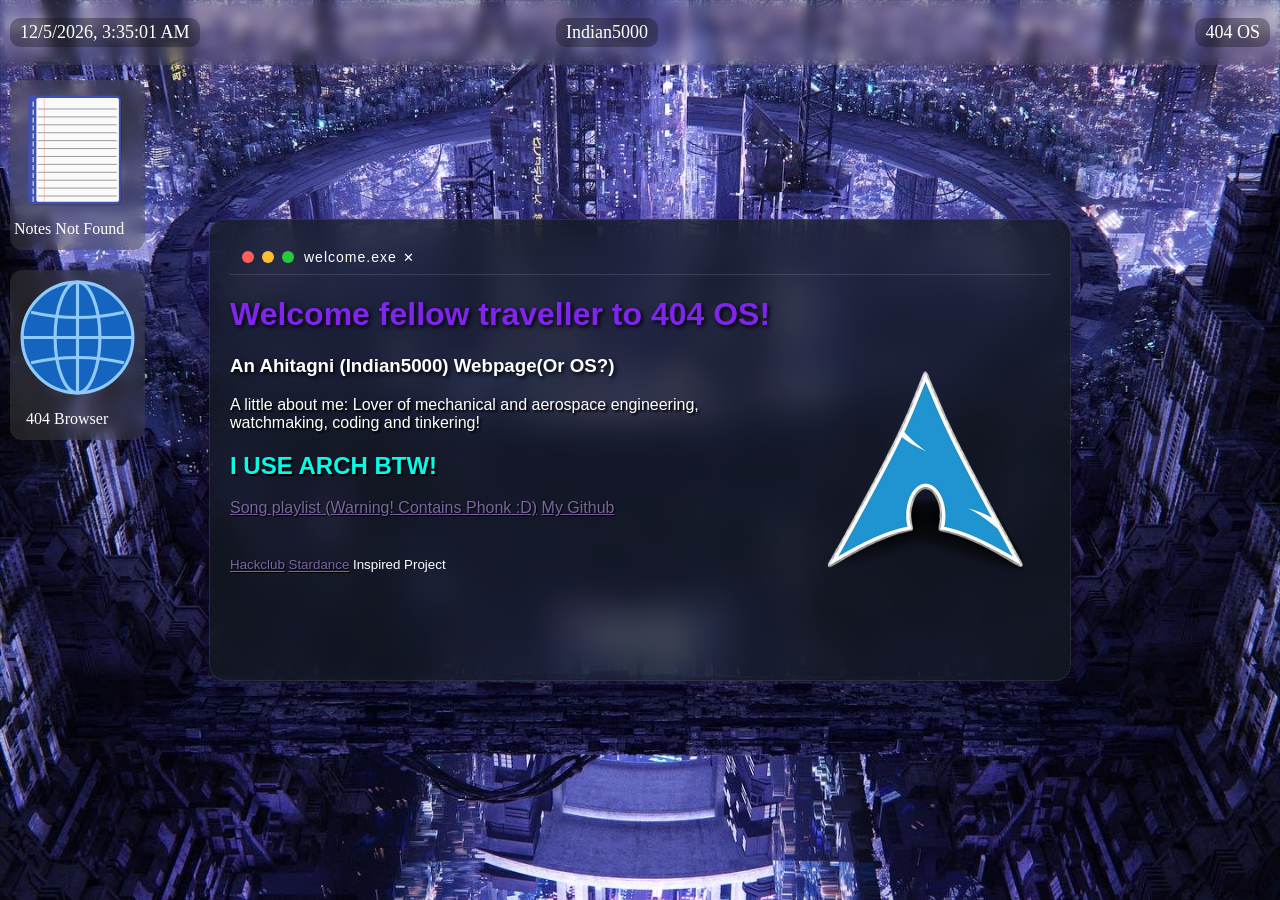
<file: Frontend/index.html>
<!Doctype html>
<html lang="en">
    <head>
        <title>Hello There traveller!</title>
        <link rel="stylesheet" href="style.css">
    </head>
    <body>
        <div class="TopBar">
            <p class="Clock" id="time">
                Time
            </p>
            <p class="Title">
                Indian5000
            </p>
            <p class="OS" id="welcomeopen">
                404 OS
            </p>
        </div>
        <div id="Desktop App1" class="DeskApp1" onclick="handleIconTap(this)">
            <svg xmlns="http://www.w3.org/2000/svg" viewBox="0 0 512 512"><rect x="74" y="66" width="350" height="410" rx="16" opacity=".15"/><rect x="70" y="60" width="350" height="410" rx="16" fill="#3f51b5"/><path d="M88 84v16m0 14v16m0 14v16m0 14v16m0 14v16m0 14v16m0 14v16m0 14v16m0 14v16m0 14v16m0 14v16m0 14v16m0 14v16" fill="none" stroke="#b0bec5" stroke-width="6" stroke-linecap="round"/><path d="M100 75c0-4 4-7 8-7h297c4 0 8 3 8 7v380c0 4-4 7-8 7H108c-4 0-8-3-8-7Z" fill="#fafafa"/><path d="M105 110h300m-300 30h300m-300 30h300m-300 30h300m-300 30h300m-300 30h300m-300 30h300m-300 30h300m-300 30h300m-300 30h300m-300 30h300m-300 30h300" stroke="#474747" stroke-width="2"/><path stroke="#ef9a9a" stroke-width="2" d="M130 68v394"/></svg>
            <p>Notes Not Found</p>
        </div>
        <div class="Welcome">
            <div id="welcome" class="Welcome_div">
                <div id="welcomeheader" class="WindowHandle">
                    <div class="WindowDots">
                        <span class="dot red"></span>
                        <span class="dot yellow"></span>
                        <span class="dot green"></span>
                    </div>
                    <span class="WindowTitle">welcome.exe</span>
                    <button id="welcomeclose" class="CloseButton">✕</button>
                </div>
                <div class="welcome_div_Img">
                    <img src="../Content/arch-linux-logo-olinuxino-linux-removebg-preview.png">
                </div>
                <h1>Welcome fellow traveller to 404 OS!</h1>
                <h3> An Ahitagni (Indian5000) Webpage(Or OS?)</h3>
                <p>A little about me: Lover of mechanical and aerospace engineering, watchmaking, coding and tinkering!</p><h2>I USE ARCH BTW!</h2> </p> <a href="https://open.spotify.com/playlist/6SyVBfr7gnwsg6WeFbOHcm?si=9Dah-o8uSQykR4dwXHWNkg">Song playlist (Warning! Contains Phonk :D)</a>  
                <a href="https://github.com/Indian5000">My Github</a></p>
                <br>
                <sub><a href="https://hackclub.com">Hackclub</a> <a href="https://stardance.hackclub.com">Stardance</a> Inspired Project</sub>
            </div>
        </div>
        <div id="noteapp" class="Welcome_div NoteApp_div" style="display:none">
            <div id="noteappheader" class="WindowHandle">
                <div class="WindowDots">
                    <span class="dot red"></span>
                    <span class="dot yellow"></span>
                    <span class="dot green"></span>
                </div>
                <span class="WindowTitle">notes.exe</span>
                <button id="noteappclose" class="CloseButton">✕</button>
            </div>
        <div class="NoteApp_body">
            <div class="NoteApp_sidebar">
                <div class="NoteApp_sidebarTop">
                    <span class="NoteApp_sidebarTitle">Notes</span>
                    <button id="newNoteBtn" class="NoteApp_newBtn" title="New Note">＋</button>
                </div>
                <ul id="noteList" class="NoteApp_list"></ul>
            </div>
            <div class="NoteApp_editor">
                <input id="noteTitleInput" class="NoteApp_titleInput" type="text" placeholder="Title" />
                <textarea id="noteBodyInput" class="NoteApp_bodyInput" placeholder="Start writing…"></textarea>
                <div class="NoteApp_editorFooter">
                    <span id="noteTimestamp" class="NoteApp_timestamp"></span>
                    <button id="deleteNoteBtn" class="NoteApp_deleteBtn" title="Delete note">🗑 Delete</button>
                </div>
            </div>
        </div>
        </div>
        <!-- Browser Window -->
        <div id="browserapp" class="Welcome_div BrowserApp_div" style="display:none">
        <div id="browserappheader" class="WindowHandle">
            <div class="WindowDots">
            <span class="dot red"></span>
            <span class="dot yellow"></span>
            <span class="dot green"></span>
            </div>
            <span class="WindowTitle">browser.exe</span>
            <button id="browserappclose" class="CloseButton">✕</button>
        </div>

        <div class="BrowserApp_toolbar">
            <button class="BrowserApp_navBtn" id="browserBack">&#8592;</button>
            <button class="BrowserApp_navBtn" id="browserForward">&#8594;</button>
            <button class="BrowserApp_navBtn" id="browserRefresh">&#8635;</button>
            <input id="browserUrlBar" class="BrowserApp_urlBar" type="text" placeholder="Enter a URL…" />
            <button class="BrowserApp_goBtn" id="browserGo">Go</button>
        </div>

        <div class="BrowserApp_content">
            <iframe id="browserFrame" class="BrowserApp_frame"></iframe>
            <div id="browserError" class="BrowserApp_error" style="display:none">
            <span>🚫</span>
            <p>This site blocked loading inside a browser app.<br/>Try a different URL.</p>
            </div>
            <div id="browserHome" class="BrowserApp_home">
                <span>🌐</span>
                <p>404 OS Browser</p>
                <small>Enter a URL above and hit Go</small>
            </div>
        </div>
        </div>
<!-- Desktop Icon -->
        <div id="BrowserIcon" class="DeskApp1" onclick="handleIconTap(this)" style="margin-top:270px;">
        <svg xmlns="http://www.w3.org/2000/svg" viewBox="0 0 512 512">
            <circle cx="256" cy="256" r="210" fill="#1565c0"/>
            <circle cx="256" cy="256" r="210" fill="none" stroke="#90caf9" stroke-width="12"/>
            <ellipse cx="256" cy="256" rx="85" ry="210" fill="none" stroke="#90caf9" stroke-width="12"/>
            <line x1="46" y1="256" x2="466" y2="256" stroke="#90caf9" stroke-width="12"/>
            <line x1="256" y1="46" x2="256" y2="466" stroke="#90caf9" stroke-width="12"/>
            <path d="M80 160 Q256 200 432 160M80 352 Q256 312 432 352" fill="none" stroke="#90caf9" stroke-width="12"/>
        </svg>
        <p style=" padding-left: 15px">404 Browser</p>
        </div>
        <script src="script.js"></script>
    </body>
</html>
</file>
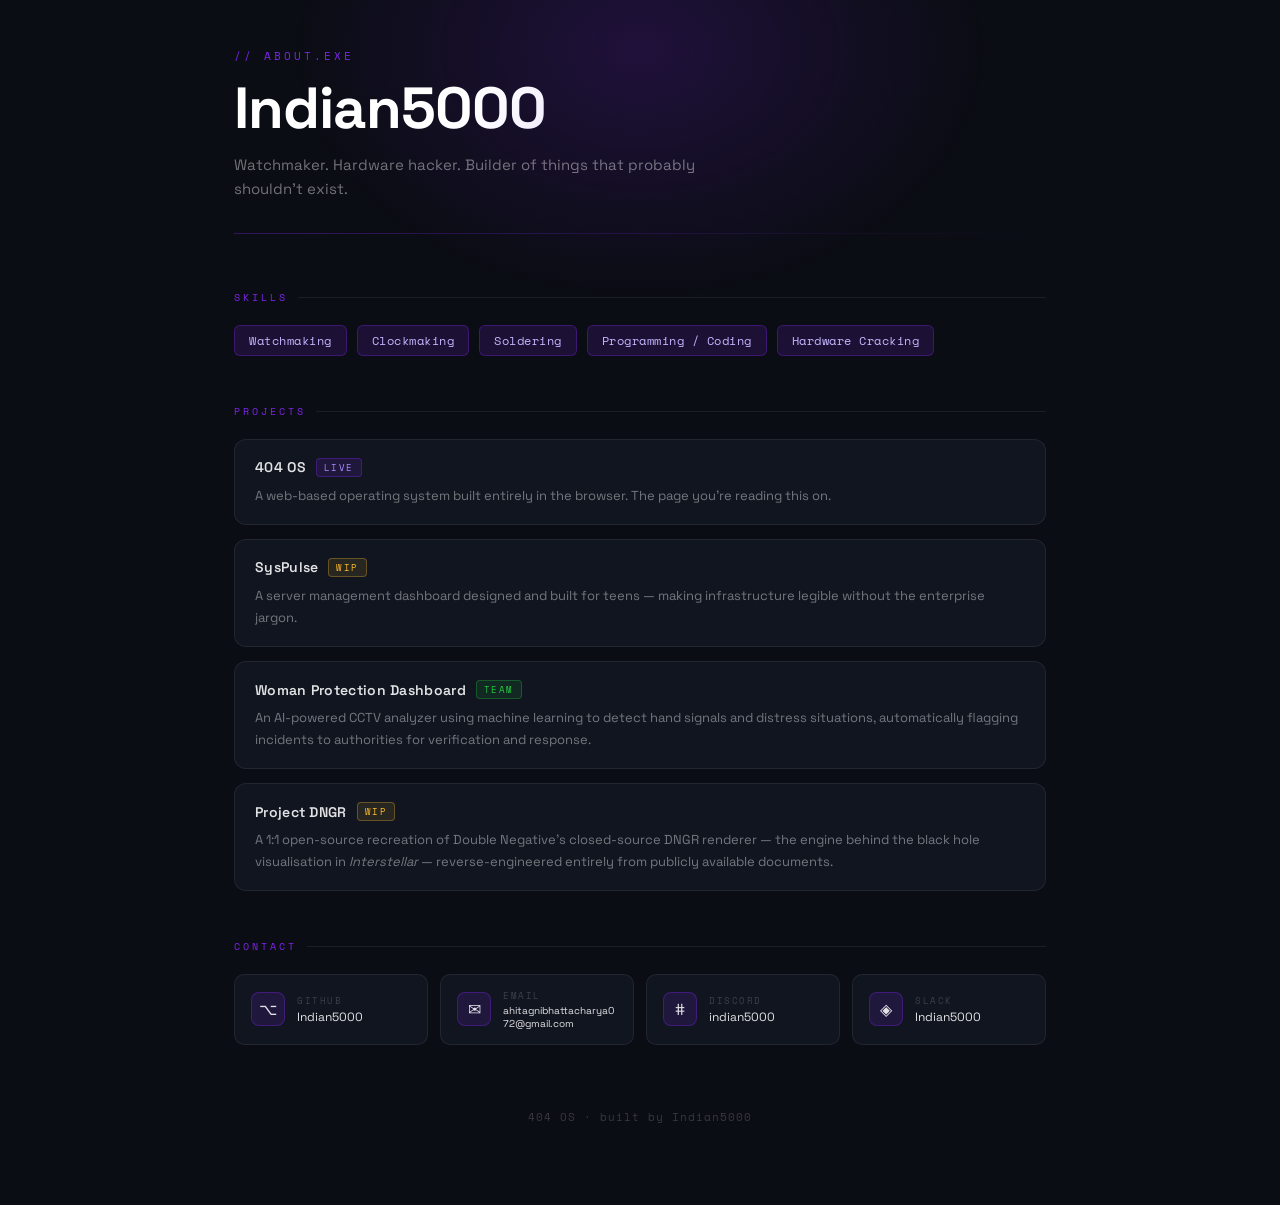
<file: Frontend/about.html>
<!doctype html>
<html lang="en">

<head>
    <meta charset="UTF-8" />
    <meta name="viewport" content="width=device-width, initial-scale=1.0" />
    <title>Indian5000</title>
    <style>
        @import url("https://fonts.googleapis.com/css2?family=Space+Grotesk:wght@300;400;500;600;700&family=Space+Mono:wght@400;700&display=swap");

        *,
        *::before,
        *::after {
            box-sizing: border-box;
            margin: 0;
            padding: 0;
        }

        :root {
            --bg: #0b0d14;
            --surface: rgba(20, 25, 38, 0.72);
            --border: rgba(255, 255, 255, 0.07);
            --purple: #7f25ec;
            --purple-lo: rgba(127, 37, 236, 0.15);
            --purple-mid: rgba(127, 37, 236, 0.35);
            --text: rgba(255, 255, 255, 0.88);
            --muted: rgba(255, 255, 255, 0.42);
            --dim: rgba(255, 255, 255, 0.18);
            --mono: "Space Mono", monospace;
            --sans: "Space Grotesk", sans-serif;
        }

        html {
            scroll-behavior: smooth;
        }

        body {
            font-family: var(--sans);
            background: var(--bg);
            color: var(--text);
            min-height: 100vh;
            overflow-x: hidden;
        }

        /* ── ambient glow ── */
        body::before {
            content: "";
            position: fixed;
            top: -200px;
            left: 50%;
            transform: translateX(-50%);
            width: 700px;
            height: 500px;
            background: radial-gradient(ellipse,
                    rgba(127, 37, 236, 0.18) 0%,
                    transparent 70%);
            pointer-events: none;
            z-index: 0;
        }

        /* ── layout ── */
        .page {
            position: relative;
            z-index: 1;
            max-width: 860px;
            margin: 0 auto;
            padding: 48px 24px 80px;
        }

        /* ── hero ── */
        .hero {
            margin-bottom: 56px;
        }

        .hero-label {
            font-family: var(--mono);
            font-size: 11px;
            letter-spacing: 3px;
            color: var(--purple);
            text-transform: uppercase;
            margin-bottom: 14px;
        }

        .hero-name {
            font-size: clamp(36px, 6vw, 58px);
            font-weight: 700;
            letter-spacing: -1px;
            line-height: 1.05;
            background: linear-gradient(120deg, #fff 30%, #a78bfa 100%);
            -webkit-background-clip: text;
            -webkit-text-fill-color: transparent;
            background-clip: text;
            margin-bottom: 14px;
        }

        .hero-tagline {
            font-size: 15px;
            color: var(--muted);
            font-weight: 400;
            max-width: 480px;
            line-height: 1.6;
        }

        .hero-divider {
            margin-top: 32px;
            height: 1px;
            background: linear-gradient(90deg, var(--purple-mid), transparent);
        }

        /* ── section ── */
        .section {
            margin-bottom: 48px;
        }

        .section-label {
            font-family: var(--mono);
            font-size: 10px;
            letter-spacing: 3px;
            color: var(--purple);
            text-transform: uppercase;
            margin-bottom: 20px;
            display: flex;
            align-items: center;
            gap: 10px;
        }

        .section-label::after {
            content: "";
            flex: 1;
            height: 1px;
            background: var(--border);
        }

        /* ── skills ── */
        .skills-grid {
            display: flex;
            flex-wrap: wrap;
            gap: 10px;
        }

        .skill-tag {
            font-family: var(--mono);
            font-size: 12px;
            padding: 6px 14px;
            border-radius: 6px;
            background: var(--purple-lo);
            border: 1px solid var(--purple-mid);
            color: #c4b5fd;
            letter-spacing: 0.5px;
            transition:
                background 0.2s,
                transform 0.2s;
        }

        .skill-tag:hover {
            background: var(--purple-mid);
            transform: translateY(-2px);
        }

        /* ── projects ── */
        .projects-list {
            display: flex;
            flex-direction: column;
            gap: 14px;
        }

        .project-card {
            background: var(--surface);
            border: 1px solid var(--border);
            border-radius: 12px;
            padding: 18px 20px;
            backdrop-filter: blur(12px);
            transition:
                border-color 0.2s,
                box-shadow 0.2s;
            position: relative;
            overflow: hidden;
        }

        .project-card::before {
            content: "";
            position: absolute;
            left: 0;
            top: 0;
            bottom: 0;
            width: 3px;
            background: var(--purple);
            border-radius: 3px 0 0 3px;
            opacity: 0;
            transition: opacity 0.2s;
        }

        .project-card:hover {
            border-color: rgba(127, 37, 236, 0.35);
            box-shadow: 0 0 24px rgba(127, 37, 236, 0.1);
        }

        .project-card:hover::before {
            opacity: 1;
        }

        .project-top {
            display: flex;
            align-items: center;
            gap: 10px;
            margin-bottom: 8px;
        }

        .project-name {
            font-size: 14px;
            font-weight: 600;
            color: var(--text);
            letter-spacing: 0.3px;
        }

        .project-badge {
            font-family: var(--mono);
            font-size: 9px;
            letter-spacing: 1.5px;
            padding: 2px 7px;
            border-radius: 4px;
            text-transform: uppercase;
        }

        .badge-wip {
            background: rgba(255, 189, 46, 0.1);
            border: 1px solid rgba(255, 189, 46, 0.3);
            color: #ffbd2e;
        }

        .badge-team {
            background: rgba(39, 201, 63, 0.1);
            border: 1px solid rgba(39, 201, 63, 0.3);
            color: #27c93f;
        }

        .badge-done {
            background: var(--purple-lo);
            border: 1px solid var(--purple-mid);
            color: #a78bfa;
        }

        .project-desc {
            font-size: 13px;
            color: var(--muted);
            line-height: 1.65;
        }

        /* ── contact ── */
        .contact-grid {
            display: grid;
            grid-template-columns: repeat(auto-fill, minmax(180px, 1fr));
            gap: 12px;
        }

        .contact-card {
            background: var(--surface);
            border: 1px solid var(--border);
            border-radius: 10px;
            padding: 14px 16px;
            backdrop-filter: blur(10px);
            display: flex;
            align-items: center;
            gap: 12px;
            text-decoration: none;
            color: var(--text);
            transition:
                border-color 0.2s,
                background 0.2s;
        }

        .contact-card:hover {
            border-color: var(--purple-mid);
            background: rgba(127, 37, 236, 0.1);
        }

        .contact-icon {
            width: 34px;
            height: 34px;
            border-radius: 8px;
            background: var(--purple-lo);
            border: 1px solid var(--purple-mid);
            display: flex;
            align-items: center;
            justify-content: center;
            font-size: 16px;
            flex-shrink: 0;
        }

        .contact-info-label {
            font-family: var(--mono);
            font-size: 9px;
            letter-spacing: 1.5px;
            color: var(--dim);
            text-transform: uppercase;
            margin-bottom: 2px;
        }

        .contact-info-value {
            font-size: 12px;
            color: var(--text);
            white-space: nowrap;
            overflow: hidden;
            text-overflow: ellipsis;
        }

        /* ── footer ── */
        .footer {
            margin-top: 64px;
            text-align: center;
            font-family: var(--mono);
            font-size: 11px;
            color: var(--dim);
            letter-spacing: 1px;
        }
    </style>
</head>

<body>
    <div class="page">
        <!-- Hero -->
        <div class="hero">
            <div class="hero-label">// about.exe</div>
            <div class="hero-name">Indian5000</div>
            <p class="hero-tagline">
                Watchmaker. Hardware hacker. Builder of things that probably shouldn't
                exist.
            </p>
            <div class="hero-divider"></div>
        </div>
        <!-- Skills -->
        <div class="section">
            <div class="section-label">Skills</div>
            <div class="skills-grid">
                <span class="skill-tag">Watchmaking</span>
                <span class="skill-tag">Clockmaking</span>
                <span class="skill-tag">Soldering</span>
                <span class="skill-tag">Programming / Coding</span>
                <span class="skill-tag">Hardware Cracking</span>
            </div>
        </div>
        <!-- Projects -->
        <div class="section">
            <div class="section-label">Projects</div>
            <div class="projects-list">
                <div class="project-card">
                    <div class="project-top">
                        <span class="project-name">404 OS</span>
                        <span class="project-badge badge-done">Live</span>
                    </div>
                    <p class="project-desc">
                        A web-based operating system built entirely in the browser. The
                        page you're reading this on.
                    </p>
                </div>
                <div class="project-card">
                    <div class="project-top">
                        <span class="project-name">SysPulse</span>
                        <span class="project-badge badge-wip">WIP</span>
                    </div>
                    <p class="project-desc">
                        A server management dashboard designed and built for teens —
                        making infrastructure legible without the enterprise jargon.
                    </p>
                </div>
                <div class="project-card">
                    <div class="project-top">
                        <span class="project-name">Woman Protection Dashboard</span>
                        <span class="project-badge badge-team">Team</span>
                    </div>
                    <p class="project-desc">
                        An AI-powered CCTV analyzer using machine learning to detect hand
                        signals and distress situations, automatically flagging incidents
                        to authorities for verification and response.
                    </p>
                </div>
                <div class="project-card">
                    <div class="project-top">
                        <span class="project-name">Project DNGR</span>
                        <span class="project-badge badge-wip">WIP</span>
                    </div>
                    <p class="project-desc">
                        A 1:1 open-source recreation of Double Negative's closed-source
                        DNGR renderer — the engine behind the black hole visualisation in
                        <em>Interstellar</em> — reverse-engineered entirely from publicly
                        available documents.
                    </p>
                </div>
            </div>
        </div>
        <!-- Contact -->
        <div class="section">
            <div class="section-label">Contact</div>
            <div class="contact-grid">
                <a class="contact-card" href="https://github.com/Indian5000" target="_blank">
                    <div class="contact-icon">⌥</div>
                    <div>
                        <div class="contact-info-label">GitHub</div>
                        <div class="contact-info-value">Indian5000</div>
                    </div>
                </a>
                <a class="contact-card" href="mailto:ahitagnibhattacharya072@gmail.com">
                    <div class="contact-icon">✉</div>
                    <div style="min-width:0">
                        <div class="contact-info-label">Email</div>
                        <div class="contact-info-value"
                            style="font-size:10px; white-space:normal; word-break:break-all;">
                            ahitagnibhattacharya072@gmail.com</div>
                    </div>
                </a>
                <div class="contact-card">
                    <div class="contact-icon">#</div>
                    <div>
                        <div class="contact-info-label">Discord</div>
                        <div class="contact-info-value">indian5000</div>
                    </div>
                </div>
                <div class="contact-card">
                    <div class="contact-icon">◈</div>
                    <div>
                        <div class="contact-info-label">Slack</div>
                        <div class="contact-info-value">Indian5000</div>
                    </div>
                </div>
            </div>
        </div>
        <div class="footer">404 OS · built by Indian5000</div>
    </div>
</body>

</html>
</file>
<file: Frontend/style.css>
:root {
    --main: #
}
body {
    min-height: 100vh;
    background-image: url("../Content/0216.jpg");
    background-size: cover;
    display: flex;
    margin: 0px;
}
.Welcome_div {
    position: absolute;
    top: 50%;
    left: 50%;
    transform: translate(-50%,-50%);
    background: rgba(59, 81, 103, 0.626);
    backdrop-filter: blur(12px);
    box-shadow: 6px 6px 6px #000000b6;
    height: auto;
    width: auto;
    border-radius: 10px;
    border:2px solid #000000;
    padding: 20px;
    h3 {white-space: nowrap; color:#ffffff; text-shadow:2px 2px 4px #000000;}
    sub {color: white}
    a {color: #7b66a0; font:bolder; text-shadow: 1px 1px 1px #000;}
    p {color:#ffffff; font: bold; text-shadow: 2px 2px 2px #000000;}
    h1 {white-space: nowrap; color:#7f25ec; text-shadow:2px 2px 4px #000000;}
    h2 {color: rgb(0, 255, 234);text-shadow:2px 2px 0px #000000 }
    font-family: 'Lucida Sans', 'Lucida Sans Regular', 'Lucida Grande', 'Lucida Sans Unicode', Geneva, Verdana, sans-serif;
}
.welcome_div_Img img{
    float: right;
    margin-left: 20px;
    margin-top: 70px;
    height: 250px;
    width: auto;
    border-radius: 10px;
}
.Welcome_divBar{
        display: flex;
        align-items: center;
        border: 2px solid #000;
    }
.Welcome_divBar button{
    background: none;
    border: none;
    cursor: pointer;
}
.Welcome_div {
    position: absolute;
    top: 50%;
    left: 50%;
    transform: translate(-50%, -50%);
    width: 820px;
    min-height: 420px;
    overflow: hidden;
    border-radius: 16px;
    background: rgba(20, 25, 35, 0.78);
    backdrop-filter: blur(16px);
    border: 1px solid rgba(255,255,255,.08);
    box-shadow:
        0 10px 40px rgba(0,0,0,.45),
        0 0 30px rgba(127,37,236,.15);
}
.TopBar{
    display:flex;
    justify-content:space-between;
    align-items: flex-start;
    width: 100%;
    height:fit-content;
    background-color: #53525239;
    backdrop-filter: blur(6px);
    box-shadow: 4px 0px 4px #53525239;
}
.Clock{
    margin-left: 10px;
    font-size: large;
    color: #ffffff;
    background-color: #00000044;
    padding: 4px 10px;
    border-radius: 10px;
    backdrop-filter: blur(12px);
}
.Title{
    font-size: large;
    color: #ffffff;
    background-color: #00000044;
    margin-left: auto;
    margin-right:42%;
    padding: 4px 10px;
    border-radius: 10px;
    backdrop-filter: blur(12px);
}
.OS{
    margin-right: 10px;
    font-size: large;
    color: #ffffff;
    background-color: #00000044;
    padding: 4px 10px;
    border-radius: 10px;
    backdrop-filter: blur(12px);
}
.WindowHandle {
    display: flex;
    align-items: center;
    height: 34px;
    padding: 0 12px;
    border-bottom: 1px solid rgba(255,255,255,.12);
    cursor: move;
    user-select: none;
}
.WindowTitle {
    color: white;
    font-size: 14px;
    letter-spacing: 1px;
    margin-left: 10px;
}
.WindowDots {
    display: flex;
    gap: 8px;
}
.dot {
    width: 12px;
    height: 12px;
    border-radius: 50%;
}
.red {background: #ff5f56;}
.yellow {background: #ffbd2e;}
.green {background: #27c93f;}
.WindowLeft {
    display: flex;
    align-items: center;
    gap: 10px;
}
.WindowContent {
    padding: 20px;
    display: flex;
}
.CloseButton {
    background: none;
    border: none;
    cursor: pointer;
    color: white;
}
.DeskApp1{
    height: 170px;
    width:135px;
    align-items: center;
    position:absolute;
    margin-top: 80px;
    margin-left: 10px;
    background-color: #4848486d;
    color: white;
    border-radius: 12px;
    backdrop-filter: blur(6px);
    p{margin:1px; padding-left:3px;}
}
.DeskApp1.selected {
    outline: 2px solid rgba(127, 37, 236, 0.8);
    background-color: rgba(127, 37, 236, 0.25);
}
/*Note Not Found(App incase you got confused)*/
.NoteApp_div {
    width: 760px;
    min-height: 460px;
    height: 460px;
    top: 55%;
    left: 55%;
}
.NoteApp_body {
    display: flex;
    height: calc(100% - 34px);
    min-height: 426px;
}
.NoteApp_sidebar {
    width: 210px;
    min-width: 210px;
    border-right: 1px solid rgba(255,255,255,.1);
    display: flex;
    flex-direction: column;
    background: rgba(255,255,255,.03);
}
.NoteApp_sidebarTop {
    display: flex;
    align-items: center;
    justify-content: space-between;
    padding: 14px 14px 10px;
    border-bottom: 1px solid rgba(255,255,255,.08);
}
.NoteApp_sidebarTitle {
    color: rgba(255,255,255,.55);
    font-size: 11px;
    letter-spacing: 1.5px;
    text-transform: uppercase;
}
.NoteApp_newBtn {
    background: rgba(127,37,236,.35);
    border: 1px solid rgba(127,37,236,.5);
    color: #fff;
    width: 26px;
    height: 26px;
    border-radius: 6px;
    cursor: pointer;
    font-size: 18px;
    line-height: 1;
    display: flex;
    align-items: center;
    justify-content: center;
    transition: background .2s;
}
.NoteApp_newBtn:hover { background: rgba(127,37,236,.6); }
.NoteApp_list {
    list-style: none;
    margin: 0;
    padding: 8px 0;
    overflow-y: auto;
    flex: 1;
}
.NoteApp_list::-webkit-scrollbar { width: 4px; }
.NoteApp_list::-webkit-scrollbar-thumb {
    background: rgba(255,255,255,.12);
    border-radius: 4px;
}
.NoteApp_listItem {
    padding: 10px 14px;
    cursor: pointer;
    border-radius: 8px;
    margin: 2px 6px;
    transition: background .15s;
}
.NoteApp_listItem:hover { background: rgba(255,255,255,.06); }
.NoteApp_listItem.active { background: rgba(127,37,236,.25); }
.NoteApp_listItem_title {
    color: rgba(255,255,255,.88);
    font-size: 13px;
    white-space: nowrap;
    overflow: hidden;
    text-overflow: ellipsis;
    margin-bottom: 3px;
}
.NoteApp_listItem_preview {
    color: rgba(255,255,255,.35);
    font-size: 11px;
    white-space: nowrap;
    overflow: hidden;
    text-overflow: ellipsis;
}
.NoteApp_editor {
    flex: 1;
    display: flex;
    flex-direction: column;
    padding: 0;
    overflow: hidden;
}
.NoteApp_titleInput {
    background: none;
    border: none;
    border-bottom: 1px solid rgba(255,255,255,.08);
    color: #fff;
    font-size: 17px;
    font-weight: 600;
    letter-spacing: .5px;
    padding: 16px 20px 14px;
    outline: none;
    width: 100%;
    box-sizing: border-box;
}
.NoteApp_titleInput::placeholder { color: rgba(255,255,255,.2); }
.NoteApp_bodyInput {
    flex: 1;
    background: none;
    border: none;
    color: rgba(255,255,255,.8);
    font-size: 13.5px;
    line-height: 1.7;
    padding: 16px 20px;
    resize: none;
    outline: none;
    font-family: inherit;
    box-sizing: border-box;
}
.NoteApp_bodyInput::placeholder { color: rgba(255,255,255,.18); }
.NoteApp_editorFooter {
    display: flex;
    align-items: center;
    justify-content: space-between;
    padding: 8px 20px;
    border-top: 1px solid rgba(255,255,255,.07);
}
.NoteApp_timestamp {
    color: rgba(255,255,255,.25);
    font-size: 11px;
}
.NoteApp_deleteBtn {
    background: none;
    border: 1px solid rgba(255,80,80,.3);
    color: rgba(255,100,100,.7);
    font-size: 12px;
    padding: 4px 10px;
    border-radius: 6px;
    cursor: pointer;
    transition: all .2s;
}
.NoteApp_deleteBtn:hover {
    background: rgba(255,80,80,.15);
    color: rgba(255,120,120,1);
}
.NoteApp_deleteBtn:disabled {
    opacity: .3;
    cursor: default;
    pointer-events: none;
}
.NoteApp_empty {
    flex: 1;
    display: flex;
    align-items: center;
    justify-content: center;
    color: rgba(255,255,255,.18);
    font-size: 13px;
    letter-spacing: .5px;
    flex-direction: column;
    gap: 8px;
}
.NoteApp_empty span { font-size: 30px; }
.BrowserApp_div {
  width: 900px;
  height: 560px;
  top: 52%;
  left: 52%;
}

.BrowserApp_toolbar {
  display: flex;
  align-items: center;
  gap: 6px;
  padding: 8px 12px;
  border-bottom: 1px solid rgba(255,255,255,.08);
  background: rgba(255,255,255,.03);
}

.BrowserApp_navBtn {
  background: rgba(255,255,255,.07);
  border: 1px solid rgba(255,255,255,.1);
  color: rgba(255,255,255,.7);
  width: 30px;
  height: 30px;
  border-radius: 6px;
  cursor: pointer;
  font-size: 16px;
  display: flex;
  align-items: center;
  justify-content: center;
  transition: background .2s;
}
.BrowserApp_navBtn:hover { background: rgba(255,255,255,.14); }
.BrowserApp_navBtn:disabled { opacity: .3; cursor: default; }

.BrowserApp_urlBar {
  flex: 1;
  background: rgba(255,255,255,.07);
  border: 1px solid rgba(255,255,255,.1);
  border-radius: 8px;
  color: #fff;
  font-size: 13px;
  padding: 6px 12px;
  outline: none;
  transition: border .2s;
}
.BrowserApp_urlBar:focus { border-color: rgba(127,37,236,.6); }
.BrowserApp_urlBar::placeholder { color: rgba(255,255,255,.25); }

.BrowserApp_goBtn {
  background: rgba(127,37,236,.4);
  border: 1px solid rgba(127,37,236,.6);
  color: #fff;
  padding: 6px 16px;
  border-radius: 8px;
  cursor: pointer;
  font-size: 13px;
  transition: background .2s;
}
.BrowserApp_goBtn:hover { background: rgba(127,37,236,.65); }

.BrowserApp_content {
  position: relative;
  width: 100%;
  height: calc(100% - 34px - 50px);
}

.BrowserApp_frame {
  width: 100%;
  height: 100%;
  border: none;
  display: none;
}

.BrowserApp_error,
.BrowserApp_home {
  position: absolute;
  inset: 0;
  display: flex;
  flex-direction: column;
  align-items: center;
  justify-content: center;
  gap: 10px;
  color: rgba(255,255,255,.35);
  font-size: 14px;
  text-align: center;
}
.BrowserApp_error span,
.BrowserApp_home span { font-size: 40px; }
.BrowserApp_error p,
.BrowserApp_home p { margin: 0; color: rgba(255,255,255,.5); font-size: 15px; }
.BrowserApp_home small { color: rgba(255,255,255,.25); font-size: 12px; }
</file>
